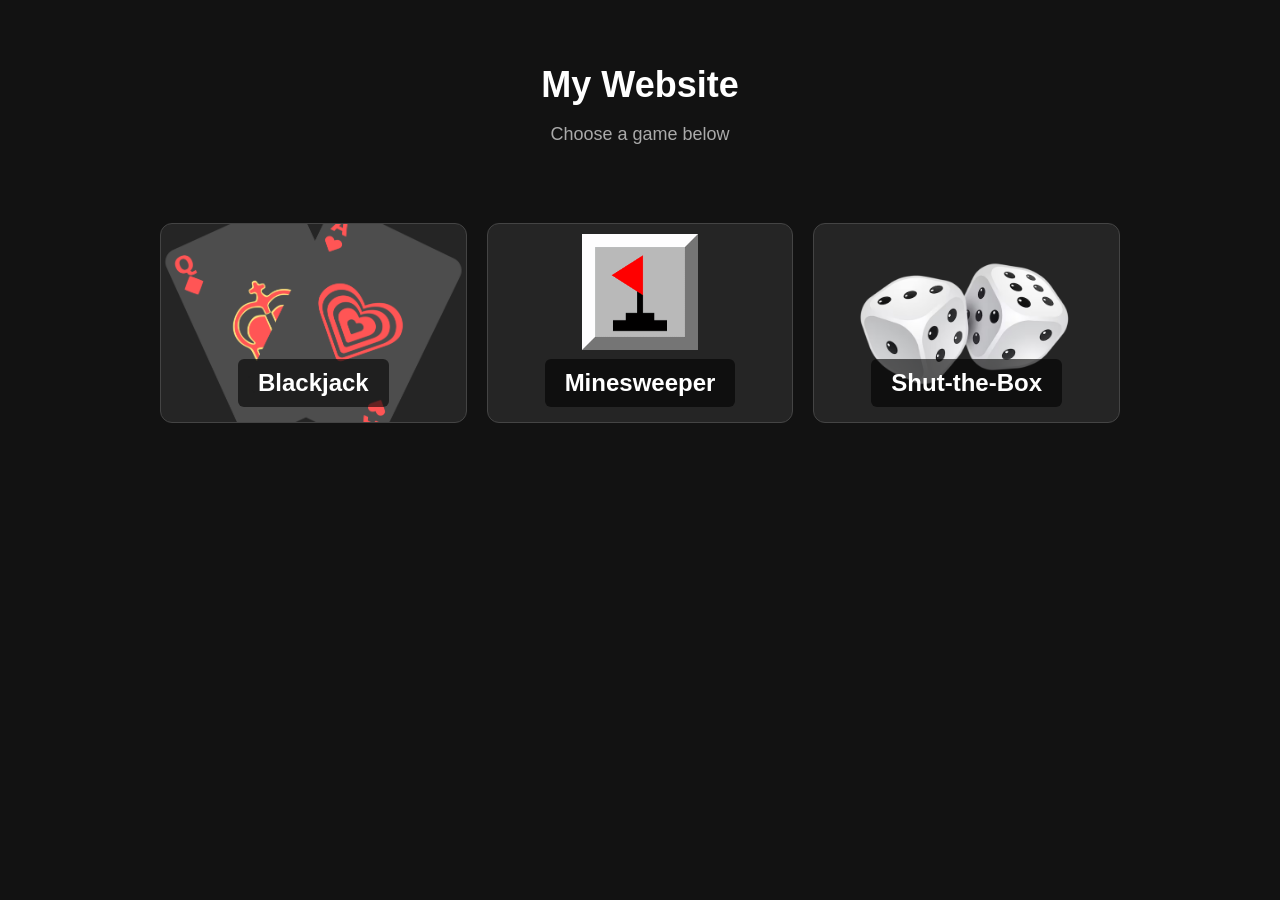
<file: index.html>
<!DOCTYPE html>
<html lang="en">
<head>
    <meta charset="UTF-8">
    <meta name="viewport" content="width=device-width, initial-scale=1.0">

    <title>Start Page</title>

    <link rel="stylesheet" href="style.css">
</head>

<body>

    <header>
        <h1>My Website</h1>
        <p>Choose a game below</p>
    </header>

    <main class="game-grid">

        <a href="games/blackjack/blackjack.html" class="game-card">
            <img src="img/BlackJackCover.png" alt="Blackjack">
            <span>Blackjack</span>
        </a>
        <a href="games/minesweeper/index.html" class="game-card">
            <img src="img/MinesweeperCover.png" alt="Minesweeper">
            <span>Minesweeper</span>
        </a>

        <a href="games/shut-the-box/shut-the-box.html" class="game-card">
            <img src="img/ShutTheBoxCover.png" alt="Shut-the-Box">
            <span>Shut-the-Box</span>
        </a>

    </main>

</body>
</html>
</file>
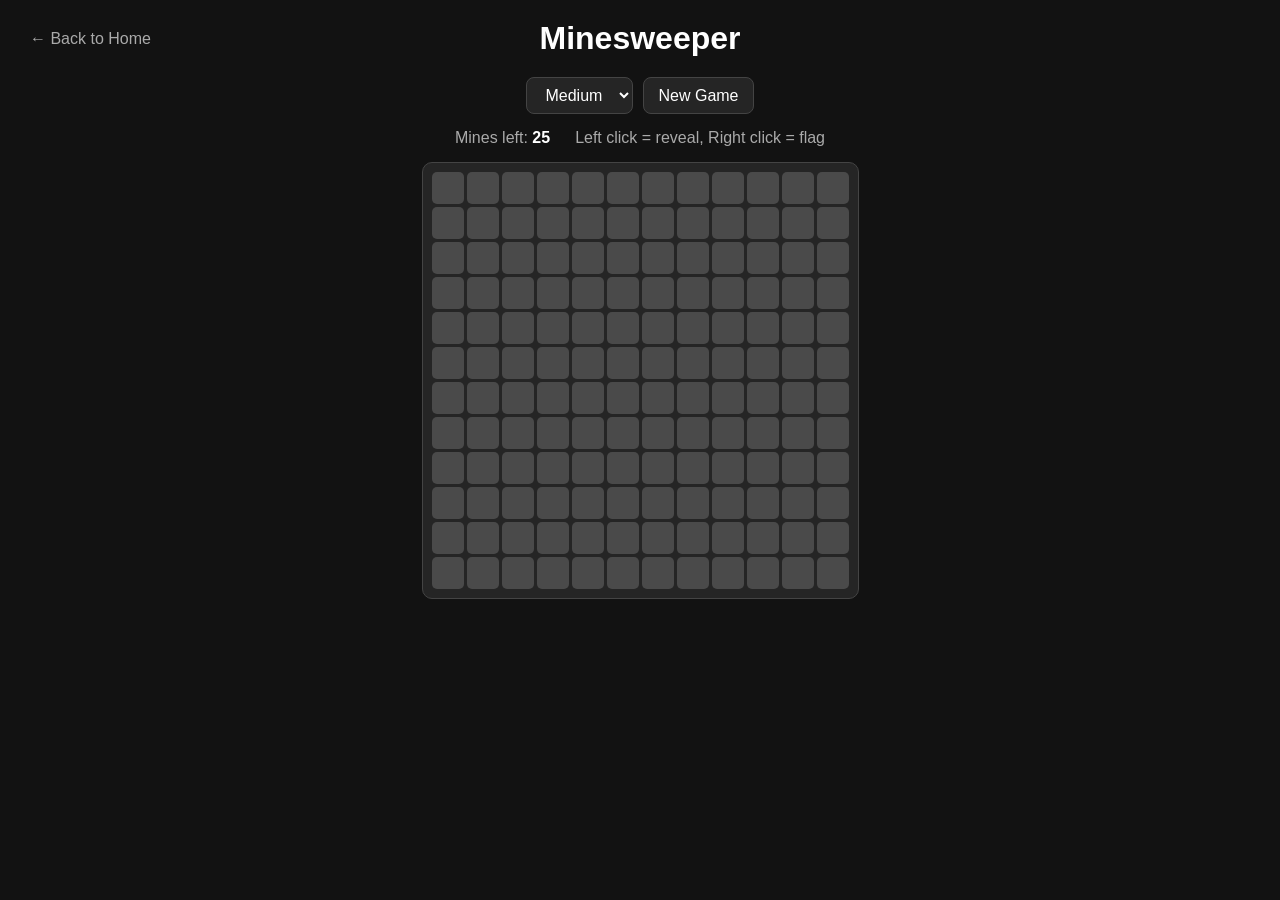
<file: games/minesweeper/index.html>
<!DOCTYPE html>
<html lang="de">
<head>
    <meta charset="UTF-8">
    <meta name="viewport" content="width=device-width, initial-scale=1.0">
    <title>Minesweeper</title>
    <link rel="stylesheet" href="style.css">
</head>
<body>
    <header class="top-bar">
        <a href="../../index.html" class="back-button">← Back to Home</a>
        <h1>Minesweeper</h1>
        <div class="header-placeholder"></div>
    </header>

    <main class="game">
        <div class="controls">
            <select id="size" onchange="generateGrid()">
                <option value="small">Small</option>
                <option value="medium" selected>Medium</option>
                <option value="large">Large</option>
            </select>
            <button onclick="generateGrid()">New Game</button>
        </div>

        <div class="info">
            <span class="counter">Mines left: <b id="mines-left">0</b></span>
            <span id="status">Left click = reveal, Right click = flag</span>
        </div>

        <table id="grid"></table>
    </main>

    <script src="script.js"></script>
</body>
</html>
</file>
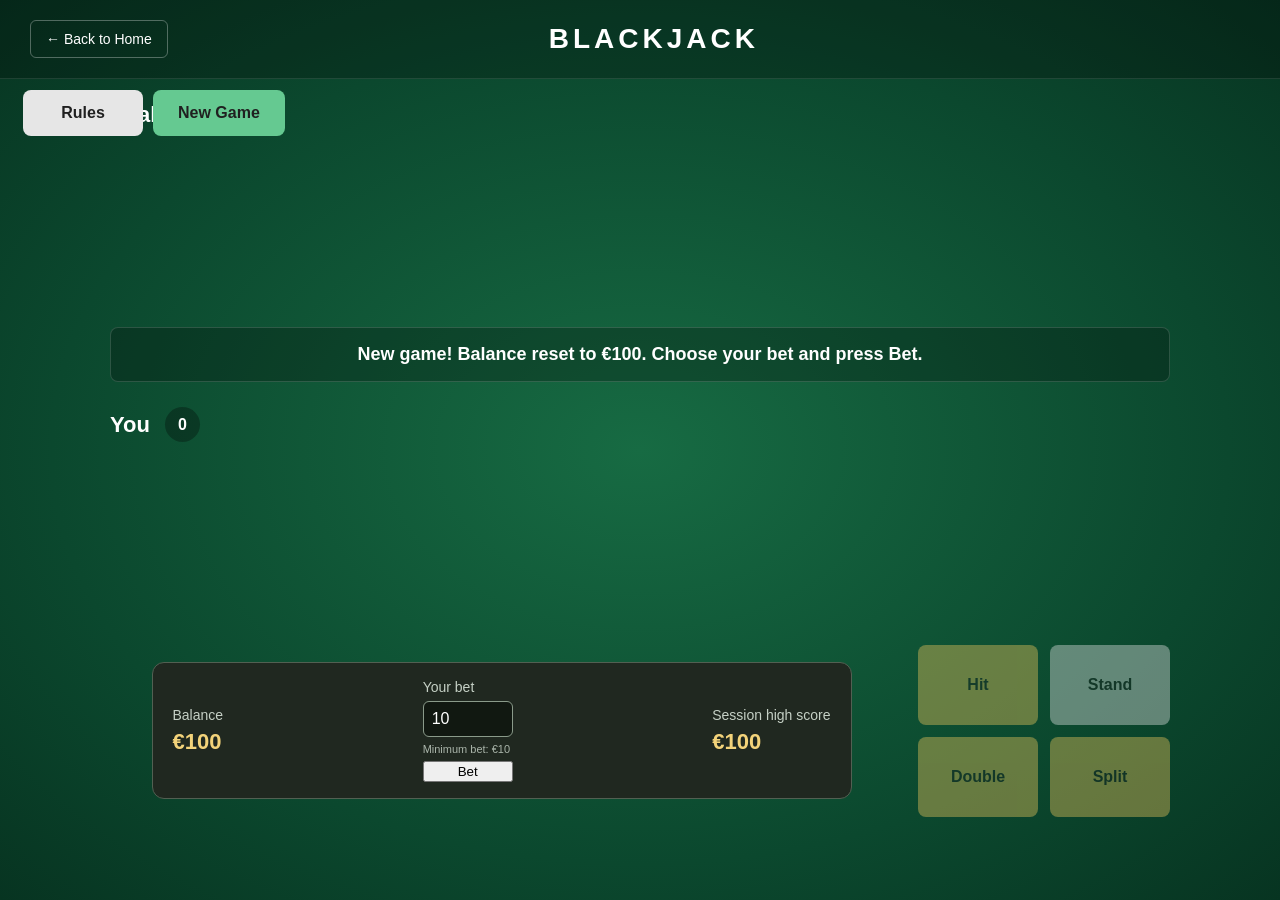
<file: games/blackjack/blackjack.html>
<!DOCTYPE html>
<html lang="en">

<head>
    <meta charset="UTF-8">
    <meta name="viewport" content="width=device-width, initial-scale=1.0">

    <title>Blackjack</title>

    <link rel="stylesheet" href="blackjack.css">
</head>

<body>

    <header class="top-bar">
        <a href="../../index.html" class="back-button">
            ← Back to Home
        </a>

        <h1>BLACKJACK</h1>

        <div class="header-placeholder"></div>
    </header>

    <div class="top-buttons">
        <button id="rules-button" class="game-button secondary">
            Rules
        </button>

        <button id="new-game-button" class="game-button new-game">
            New Game
        </button>
    </div>

    <main class="game-container">

        <!-- Dealer section -->

        <section class="player-area">

            <div class="player-info">
                <h2>Dealer</h2>
                <span id="dealer-score" class="score">?</span>
            </div>

            <div id="dealer-cards" class="cards">
            </div>

        </section>


        <div id="game-message" class="game-message">
            Your turn. Hit or stand?
        </div>

        <!-- Player section -->

        <section class="player-area">

            <div class="player-info">
                <h2>You</h2>
                <span id="player-score" class="score">0</span>
            </div>

            <div id="player-cards" class="cards">
            </div>

        </section>


        <section class="controls">
            <div class="bankroll-panel">
                <div class="bankroll-item">
                    <span>Balance</span>
                    <strong id="bankroll">€100</strong>
                </div>

                <div class="bankroll-item">
                    <label for="bet-amount">Your bet</label>
                    <input
                        id="bet-amount"
                        type="number"
                        min="10"
                        step="10"
                        value="10"
                    >
                    <small>Minimum bet: €10</small>

                    <button id="bet-button">Bet</button>
                </div>

                <div class="bankroll-item">
                    <span>Session high score</span>
                    <strong id="session-high-score">€100</strong>
                </div>
            </div>

            <div class="game-controls">

                <button id="hit-button" class="game-button">
                    Hit
                </button>

                <button id="stand-button" class="game-button secondary">
                    Stand
                </button>

                <button id="double-button" class="game-button" disabled>
                    Double
                </button>

                <button id="split-button" class="game-button" disabled>
                    Split
                </button>

            </div>
        </section>

    </main>

    <div id="rules-panel" class="rules-overlay" hidden>

        <div class="rules-box">

            <button id="close-rules-button" class="close-rules">
                Close
            </button>

            <h2>Blackjack Rules</h2>

            <ul>
                <li>Get as close to 21 as possible without going over.</li>
                <li>Number cards count as their face value.</li>
                <li>Jack, Queen and King count as 10.</li>
                <li>Aces count as 11 or 1, whichever is better for your hand.</li>
                <li>The dealer must draw until reaching at least 17.</li>
                <li>A regular win pays 1:1.</li>
                <li>A natural Blackjack (21 with the first two cards) pays 2:1 profit.</li>
                <li>A push (draw) returns your bet.</li>
                <li>Hit draws another card, you can hit multiple times until you stand or bust (go over 21).</li>
                <li>Stand ends your turn.</li>
                <li>Double doubles your bet and gives you exactly one more card.</li>
                <li>Split lets you play two hands when your first two cards have the same rank.</li>
            </ul>
        </div>
    </div>

    <script src="blackjack.js"></script>

</body>
</html>
</file>
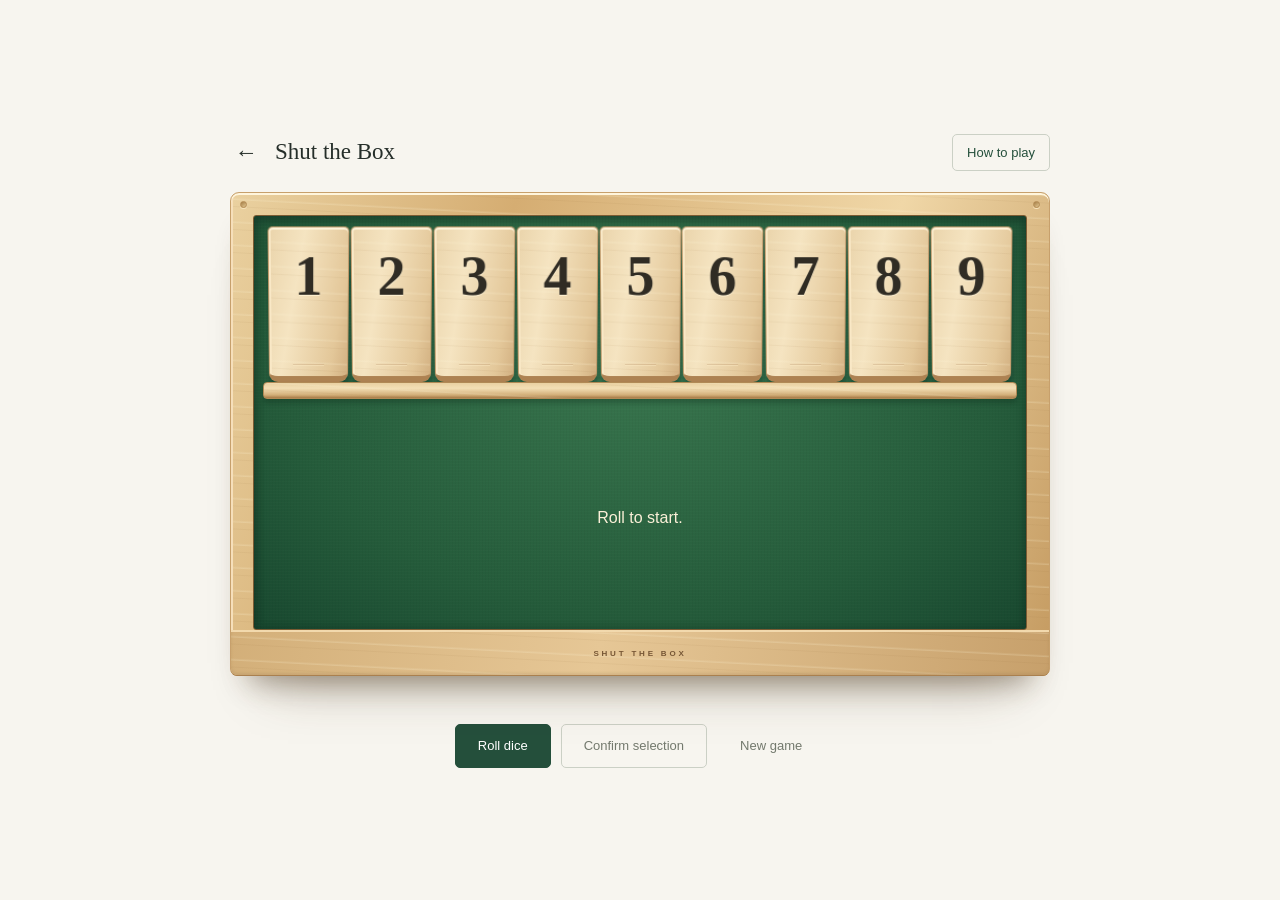
<file: games/shut-the-box/shut-the-box.html>
<!DOCTYPE html>
<html lang="en">
<head>
    <meta charset="UTF-8">
    <meta name="viewport" content="width=device-width, initial-scale=1.0">
    <meta name="description" content="Play Shut the Box with nine tiles and two dice.">
    <title>Shut the Box</title>
    <link rel="stylesheet" href="shut-the-box.css?v=game-feedback-3">
</head>
<body>
    <main class="game-page">
        <header class="toolbar">
            <div class="page-title">
                <a class="back-link" href="../../index.html" aria-label="Back to the game collection">←</a>
                <h1>Shut the Box</h1>
            </div>
            <details class="help">
                <summary>How to play</summary>
                <div class="help-panel">
                    <h2>Rules</h2>
                    <ul>
                        <li><strong>Start</strong> with tiles 1 to 9 open.</li>
                        <li><strong>Roll both dice</strong> and add their values.</li>
                        <li><strong>Select one or more open tiles</strong> whose numbers add up to your roll. Use each tile at most once per turn.</li>
                        <li><strong>Confirm your selection</strong> to close those tiles for the rest of the game. Then roll again.</li>
                        <li><strong>You lose</strong> if no combination of open tiles adds up to your roll.</li>
                        <li><strong>You win</strong> when all nine tiles are closed.</li>
                    </ul>
                </div>
            </details>
        </header>

        <section class="game" aria-label="Shut the Box game board">
            <div class="wooden-box">
                <div class="felt">
                    <div class="tiles" role="group" aria-label="Number tiles 1 to 9">
                        <button class="tile" type="button" data-number="1" aria-label="Tile 1, open" aria-pressed="false" disabled><span>1</span></button>
                        <button class="tile" type="button" data-number="2" aria-label="Tile 2, open" aria-pressed="false" disabled><span>2</span></button>
                        <button class="tile" type="button" data-number="3" aria-label="Tile 3, open" aria-pressed="false" disabled><span>3</span></button>
                        <button class="tile" type="button" data-number="4" aria-label="Tile 4, open" aria-pressed="false" disabled><span>4</span></button>
                        <button class="tile" type="button" data-number="5" aria-label="Tile 5, open" aria-pressed="false" disabled><span>5</span></button>
                        <button class="tile" type="button" data-number="6" aria-label="Tile 6, open" aria-pressed="false" disabled><span>6</span></button>
                        <button class="tile" type="button" data-number="7" aria-label="Tile 7, open" aria-pressed="false" disabled><span>7</span></button>
                        <button class="tile" type="button" data-number="8" aria-label="Tile 8, open" aria-pressed="false" disabled><span>8</span></button>
                        <button class="tile" type="button" data-number="9" aria-label="Tile 9, open" aria-pressed="false" disabled><span>9</span></button>
                    </div>
                    <div class="hinge-rail" aria-hidden="true"></div>

                    <div class="dice-tray">
                        <p class="start-hint" id="start-hint">Roll to start.</p>
                        <div class="dice" id="dice" role="group" aria-label="Two dice" hidden>
                            <div class="die-slot">
                                <div class="die" id="die-1" role="img" aria-label="Die 1">
                                    <div class="die-face die-face-one" aria-hidden="true">
                                        <span class="pip center"></span>
                                    </div>
                                    <div class="die-face die-face-two" aria-hidden="true">
                                        <span class="pip top-left"></span><span class="pip bottom-right"></span>
                                    </div>
                                    <div class="die-face die-face-three" aria-hidden="true">
                                        <span class="pip top-left"></span><span class="pip center"></span><span class="pip bottom-right"></span>
                                    </div>
                                    <div class="die-face die-face-four" aria-hidden="true">
                                        <span class="pip top-left"></span><span class="pip top-right"></span><span class="pip bottom-left"></span><span class="pip bottom-right"></span>
                                    </div>
                                    <div class="die-face die-face-five" aria-hidden="true">
                                        <span class="pip top-left"></span><span class="pip top-right"></span><span class="pip center"></span><span class="pip bottom-left"></span><span class="pip bottom-right"></span>
                                    </div>
                                    <div class="die-face die-face-six" aria-hidden="true">
                                        <span class="pip top-left"></span><span class="pip top-right"></span><span class="pip middle-left"></span><span class="pip middle-right"></span><span class="pip bottom-left"></span><span class="pip bottom-right"></span>
                                    </div>
                                </div>
                            </div>
                            <div class="die-slot">
                                <div class="die" id="die-2" role="img" aria-label="Die 2">
                                    <div class="die-face die-face-one" aria-hidden="true">
                                        <span class="pip center"></span>
                                    </div>
                                    <div class="die-face die-face-two" aria-hidden="true">
                                        <span class="pip top-left"></span><span class="pip bottom-right"></span>
                                    </div>
                                    <div class="die-face die-face-three" aria-hidden="true">
                                        <span class="pip top-left"></span><span class="pip center"></span><span class="pip bottom-right"></span>
                                    </div>
                                    <div class="die-face die-face-four" aria-hidden="true">
                                        <span class="pip top-left"></span><span class="pip top-right"></span><span class="pip bottom-left"></span><span class="pip bottom-right"></span>
                                    </div>
                                    <div class="die-face die-face-five" aria-hidden="true">
                                        <span class="pip top-left"></span><span class="pip top-right"></span><span class="pip center"></span><span class="pip bottom-left"></span><span class="pip bottom-right"></span>
                                    </div>
                                    <div class="die-face die-face-six" aria-hidden="true">
                                        <span class="pip top-left"></span><span class="pip top-right"></span><span class="pip middle-left"></span><span class="pip middle-right"></span><span class="pip bottom-left"></span><span class="pip bottom-right"></span>
                                    </div>
                                </div>
                            </div>
                        </div>
                    </div>
                </div>
                <div class="box-front" aria-hidden="true"><span>SHUT THE BOX</span></div>
            </div>
        </section>

        <p class="game-status" id="game-status" role="status"></p>
        <div class="actions" role="group" aria-label="Game controls">
            <button class="primary-button" id="roll-button" type="button">Roll dice</button>
            <button class="confirm-button" id="confirm-button" type="button" disabled>Confirm selection</button>
            <button class="restart-button" id="restart-button" type="button" disabled>New game</button>
        </div>
    </main>
    <script src="shut-the-box.js"></script>
</body>
</html>
</file>
<file: style.css>
/* General page settings */

* {
    box-sizing: border-box;
}

body {
    margin: 0;
    font-family: Arial, sans-serif;
    background-color: #121212;
    color: white;
}

/* Header */

header {
    text-align: center;
    padding: 40px 20px;
}

header h1 {
    font-size: 36px;
    margin-bottom: 10px;
}

header p {
    color: #aaaaaa;
    font-size: 18px;
}

/* Grid containing all rectangles */

.game-grid {
    display: grid;

    grid-template-columns: repeat(3, 1fr);

    gap: 20px;

    max-width: 1000px;
    margin: 0 auto;
    padding: 20px;
}

/* Individual rectangles */

.game-card {
    height: 200px;

    background-color: #252525;

    border: 1px solid #444444;
    border-radius: 12px;

    display: flex;
    align-items: center;
    justify-content: center;

    color: white;
    text-decoration: none;

    font-size: 24px;
    font-weight: bold;

    transition: transform 0.2s, background-color 0.2s;
}

/* Hover effect */

.game-card:hover {
    background-color: #383838;
    transform: scale(1.03);
}

/* Smaller screens */

@media (max-width: 700px) {
    .game-grid {
        grid-template-columns: repeat(2, 1fr);
    }
}

@media (max-width: 450px) {
    .game-grid {
        grid-template-columns: 1fr;
    }
}

.game-card {
    position: relative;
    overflow: hidden;
}

/* The picture inside the rectangle */

.game-card img {
    width: 100%;
    height: 100%;

    object-fit: cover;

    position: absolute;
    top: 0;
    left: 0;
}

/* Text displayed over the picture */

.game-card span {
    position: relative;
    z-index: 1;

    background-color: rgba(0, 0, 0, 0.6);
    padding: 10px 20px;
    border-radius: 6px;

    transform: translateY(60px);
}

/* Nur Minesweeper: ganzes Bild zeigen, nichts abschneiden */

.game-card img[src="img/MinesweeperCover.png"] {
    object-fit: contain;
    padding: 10px 10px 72px;   /* unten Platz fuer den Namen lassen */
}
</file>
<file: games/minesweeper/style.css>
/* Minesweeper - passend zum dunklen Design der Startseite */

* {
    box-sizing: border-box;
}

body {
    margin: 0;
    font-family: Arial, sans-serif;
    background-color: #121212;
    color: white;
    text-align: center;
}

/* Kopfzeile mit Zurueck-Button */

.top-bar {
    display: flex;
    align-items: center;
    justify-content: space-between;
    padding: 20px 30px;
}

.top-bar h1 {
    margin: 0;
    font-size: 32px;
}

.back-button,
.header-placeholder {
    width: 160px; /* gleich breit, damit der Titel mittig bleibt */
}

.back-button {
    color: #aaaaaa;
    text-decoration: none;
    text-align: left;
}

.back-button:hover {
    color: white;
}

/* Steuerung und Infozeile */

.controls {
    display: flex;
    justify-content: center;
    gap: 10px;
    margin-bottom: 15px;
}

select,
button {
    font-size: 16px;
    padding: 8px 14px;
    background-color: #252525;
    color: white;
    border: 1px solid #444444;
    border-radius: 8px;
    cursor: pointer;
}

button:hover,
select:hover {
    background-color: #383838;
}

.info {
    display: flex;
    justify-content: center;
    gap: 25px;
    margin-bottom: 15px;
    color: #aaaaaa;
}

.counter b {
    color: white;
}

#status.win  { color: #4caf50; font-weight: bold; }
#status.lose { color: #ff5252; font-weight: bold; }

/* Spielfeld */

#grid {
    border-collapse: separate;
    border-spacing: 3px;
    margin: 0 auto 40px;
    background-color: #252525;
    border: 1px solid #444444;
    border-radius: 10px;
    padding: 6px;
    user-select: none;
}

#grid td {
    width: 32px;
    height: 32px;
    padding: 0;
    border-radius: 5px;
    background-color: #4a4a4a;
    font-size: 18px;
    font-weight: bold;
    text-align: center;
    vertical-align: middle;
    cursor: pointer;
}

#grid td:hover {
    background-color: #5c5c5c;
}

/* Aufgedecktes Feld */
#grid td.clicked {
    background-color: #1c1c1c;
    cursor: default;
}

/* Farbige Zahlen (hell genug fuer den dunklen Hintergrund) */
#grid td[data-num="1"] { color: #4fa3ff; }
#grid td[data-num="2"] { color: #4caf50; }
#grid td[data-num="3"] { color: #ff5252; }
#grid td[data-num="4"] { color: #b388ff; }
#grid td[data-num="5"] { color: #ff9800; }
#grid td[data-num="6"] { color: #26c6da; }
#grid td[data-num="7"] { color: #f06292; }
#grid td[data-num="8"] { color: #bdbdbd; }

/* Minen */
#grid td.mine {
    background-color: #9e9e9e;
    cursor: default;
}

/* die Mine, auf die man geklickt hat */
#grid td.mine.hit {
    background-color: #e53935;
}

/* Einfache Bombe: schwarzer Kreis mit Zuendschnur und Glanzpunkt */
.bomb {
    display: inline-block;
    position: relative;
    width: 16px;
    height: 16px;
    margin-top: 3px;
    border-radius: 50%;
    background-color: #111111;
    vertical-align: middle;
}

.bomb::before { /* Zuendschnur */
    content: "";
    position: absolute;
    top: -4px;
    right: 0;
    width: 3px;
    height: 7px;
    background-color: #111111;
    transform: rotate(40deg);
}

.bomb::after { /* Glanzpunkt */
    content: "";
    position: absolute;
    top: 4px;
    left: 4px;
    width: 4px;
    height: 4px;
    border-radius: 50%;
    background-color: #888888;
}

/* Einfache Flagge: Stange + rotes Dreieck */
.flag-icon {
    display: inline-block;
    position: relative;
    width: 14px;
    height: 18px;
    vertical-align: middle;
}

.flag-icon::before { /* Stange */
    content: "";
    position: absolute;
    left: 2px;
    top: 0;
    width: 2px;
    height: 18px;
    background-color: #e0e0e0;
}

.flag-icon::after { /* Fahne */
    content: "";
    position: absolute;
    left: 4px;
    top: 0;
    border-top: 5px solid transparent;
    border-bottom: 5px solid transparent;
    border-left: 10px solid #ff5252;
}

/* falsch gesetzte Flagge am Spielende */
#grid td.wrong-flag {
    background-color: #2a2a2a;
    opacity: 0.5;
}

/* Kleine Bildschirme */
@media (max-width: 600px) {
    .top-bar { padding: 15px; }
    .back-button, .header-placeholder { width: auto; }
    .header-placeholder { display: none; }
    #grid td { width: 22px; height: 22px; font-size: 14px; }
    .bomb { width: 12px; height: 12px; }
}
</file>
<file: games/blackjack/blackjack.css>
* {
    box-sizing: border-box;
}

body {
    position: relative;
    margin: 0;
    min-height: 100vh;
    font-family: Arial, sans-serif;
    color: white;

    background:
        radial-gradient(
            ellipse at center,
            #176b43 0%,
            #0b482e 65%,
            #073421 100%
        );
}



.top-bar {
    display: flex;
    align-items: center;
    justify-content: space-between;
    padding: 20px 30px;

    background-color: rgba(0, 0, 0, 0.25);
    border-bottom: 1px solid rgba(255, 255, 255, 0.1);
}

.top-bar h1 {
    margin: 0;
    font-size: 28px;
    letter-spacing: 4px;
}

.back-button {
    padding: 10px 15px;

    color: white;
    text-decoration: none;
    font-size: 14px;

    border: 1px solid rgba(255, 255, 255, 0.3);
    border-radius: 6px;

    transition: background-color 0.2s;
}

.back-button:hover {
    background-color: rgba(255, 255, 255, 0.15);
}

.header-placeholder {
    width: 110px;
}

.top-buttons {
    position: absolute;
    top: 90px;
    left: 23px;

    display: flex;
    gap: 10px;

    z-index: 10;
}



.game-container {
    max-width: 1100px;
    margin: 0 auto;
    padding: 18px 20px 35px;
}

.player-area {
    margin-bottom: 30px;
}

.player-info {
    display: flex;
    align-items: center;
    gap: 15px;

    margin-bottom: 15px;
}

.player-info h2 {
    margin: 0;
    font-size: 22px;
}

.score {
    display: inline-flex;
    align-items: center;
    justify-content: center;

    min-width: 35px;
    height: 35px;
    padding: 0 10px;

    background-color: rgba(0, 0, 0, 0.3);
    border-radius: 50px;

    font-size: 16px;
    font-weight: bold;
}




.cards {
    display: flex;
    flex-wrap: wrap;
    align-items: center;

    gap: 12px;

    min-height: 150px;
}

.card {
    width: 100px;
    height: auto;

    border-radius: 6px;
    box-shadow: 0 5px 12px rgba(0, 0, 0, 0.35);

    animation: card-appear 0.25s ease-out;
}

.card-back {
    height: 145px;

    background:
        repeating-linear-gradient(
            45deg,
            #777777,
            #777777 5px,
            #888888 5px,
            #888888 10px
        );

    border: 3px solid #cccccc;
    border-radius: 6px;

    box-shadow: 0 5px 12px rgba(0, 0, 0, 0.35);
}

.card.hidden {
    filter: brightness(0.8);
}

@keyframes card-appear {
    from {
        opacity: 0;
        transform: translateY(-15px) rotate(-3deg);
    }

    to {
        opacity: 1;
        transform: translateY(0) rotate(0);
    }
}


.split-hand {
    display: flex;
    flex-direction: column;
    gap: 8px;

    margin: 10px 0;
    padding: 12px;

    border: 1px solid rgba(255, 255, 255, 0.2);
    border-radius: 8px;

    background: rgba(0, 0, 0, 0.15);
}

.split-hand.active-hand {
    border: 2px solid #f0c75e;
}

.split-hand h3 {
    margin: 0;
    font-size: 16px;
}

.split-hand .cards {
    min-height: 120px;
}


.game-message {
    display: flex;
    align-items: center;
    justify-content: center;

    min-height: 55px;
    margin: 25px 0;
    padding: 15px;

    background-color: rgba(0, 0, 0, 0.25);

    border: 1px solid rgba(255, 255, 255, 0.15);
    border-radius: 8px;

    font-size: 18px;
    font-weight: bold;
    text-align: center;
}



.controls {
    display: flex;
    align-items: center;
    justify-content: center;
    flex-wrap: wrap;
    gap: 25px;

    margin-top: 35px;
}

.bankroll-panel {
    display: flex;
    justify-content: space-between;
    align-items: center;
    gap: 20px;

    width: 100%;
    max-width: 700px;
    margin: 20px auto;
    padding: 16px 20px;

    background: #202820;
    border: 1px solid #526052;
    border-radius: 12px;

    color: white;
}

.bankroll-item {
    display: flex;
    flex-direction: column;
    gap: 6px;
}

.bankroll-item span,
.bankroll-item label {
    color: #c5d0c5;
    font-size: 14px;
}

.bankroll-item strong {
    color: #f3d37a;
    font-size: 22px;
}

#bet-amount {
    width: 90px;
    padding: 8px;

    border: 1px solid #8a9a8a;
    border-radius: 6px;

    background: #111811;
    color: white;

    font-size: 16px;
}

.bankroll-item small {
    color: #aab5aa;
    font-size: 11px;
}

#bet-button {
    cursor: pointer;
}

.game-controls {
    display: grid;
    grid-template-columns: repeat(2, 120px);
    grid-template-rows: repeat(2, 80px);
    gap: 12px;
}

.game-controls .game-button {
    width: 120px;
    min-height: 80px;
}

.game-button {
    min-width: 120px;
    padding: 14px 25px;

    border: none;
    border-radius: 8px;

    background-color: #f0c75e;
    color: #202020;

    font-size: 16px;
    font-weight: bold;

    cursor: pointer;

    transition:
        background-color 0.2s,
        transform 0.2s;
}

.game-button:hover:not(:disabled) {
    background-color: #ffdc7c;
    transform: translateY(-2px);
}

.game-button:disabled {
    opacity: 0.4;
    cursor: not-allowed;
}

.game-button.secondary {
    background-color: #e6e6e6;
}

.game-button.secondary:hover:not(:disabled) {
    background-color: white;
}

.game-button.new-game {
    background-color: #65c991;
}

.game-button.new-game:hover:not(:disabled) {
    background-color: #85e0ad;
}


.rules-overlay {
    position: fixed;
    inset: 0;
    z-index: 1000;

    display: flex;
    justify-content: center;
    align-items: center;

    padding: 20px;

    background: rgba(0, 0, 0, 0.75);
}

.rules-overlay[hidden] {
    display: none;
}

.rules-box {
    position: relative;

    width: 100%;
    max-width: 500px;
    max-height: 80vh;

    overflow-y: auto;
    padding: 30px;

    border: 1px solid #526052;
    border-radius: 12px;

    background: #202820;
    color: white;
}

.rules-box h2 {
    margin-top: 0;
    color: #f3d37a;
}

.rules-box li {
    margin-bottom: 12px;
    line-height: 1.5;
}

.close-rules {
    float: right;

    padding: 7px 12px;

    border: none;
    border-radius: 5px;

    cursor: pointer;
}



@media (max-width: 750px) {
    .controls {
        flex-direction: column;
        align-items: stretch;
    }

    .bankroll-panel {
        max-width: 100%;
    }

    .game-controls {
        grid-template-columns: repeat(2, 1fr);
        grid-template-rows: repeat(2, 80px);
    }

    .game-controls .game-button {
        width: 100%;
    }
}



@media (max-width: 600px) {
    .top-bar {
        padding: 15px;
    }

    .top-bar h1 {
        font-size: 20px;
        letter-spacing: 2px;
    }

    .back-button {
        padding: 8px;
        font-size: 12px;
    }

    .header-placeholder {
        width: 0;
    }

    .top-buttons {
        position: static;
        margin: 15px;
    }

    .game-container {
        padding: 15px 15px 25px;
    }

    .card {
        width: 75px;
    }

    .cards {
        gap: 8px;
    }

    .game-button {
        min-width: 100px;
        padding: 12px 18px;
    }

    .bankroll-panel {
        gap: 12px;
        padding: 12px;
    }

    .bankroll-item strong {
        font-size: 17px;
    }

    .bankroll-item span,
    .bankroll-item label {
        font-size: 12px;
    }
}

@media (max-width: 380px) {
    .bankroll-panel {
        flex-wrap: wrap;
    }

    .bankroll-item {
        min-width: 40%;
    }
}
</file>
<file: games/shut-the-box/shut-the-box.css>
/* Grundgestaltung der Spieleseite. */
:root {
    color-scheme: light;
    --paper: #f7f5ef;
    --ink: #252e29;
    --green: #244f3b;
    --wood-grain: repeating-linear-gradient(3deg, transparent 0 7px, #835b2810 8px, transparent 9px 14px, #fff7da33 15px, transparent 17px 23px);
}

* { box-sizing: border-box; }
body {
    margin: 0;
    min-height: 100svh;
    display: grid;
    place-items: center;
    background: var(--paper);
    color: var(--ink);
    font-family: "Segoe UI", Arial, sans-serif;
}
button, summary, a { -webkit-tap-highlight-color: transparent; }
button { font: inherit; }
button:focus-visible, summary:focus-visible, a:focus-visible { outline: 3px solid #b16b24; outline-offset: 5px; }
.game-page { width: min(820px, calc(100% - 40px)); padding: 30px 0; }
.toolbar {
    position: relative;
    z-index: 3;
    display: flex;
    align-items: center;
    justify-content: space-between;
    gap: 16px;
    margin-bottom: 20px;
}
.page-title { display: flex; align-items: center; gap: 13px; }
h1 { margin: 0; font: 400 23px Georgia, "Times New Roman", serif; }
.back-link { display: grid; place-items: center; width: 32px; height: 40px; color: var(--ink); text-decoration: none; font-size: 23px; }

/* Die Regelkarte liegt über dem Brett und öffnet sich nur bei Bedarf. */
.help summary {
    display: block;
    list-style: none;
    padding: 10px 14px;
    border: 1px solid #cbd0c5;
    border-radius: 5px;
    color: var(--green);
    font-size: 13px;
    cursor: pointer;
}
.help summary::-webkit-details-marker { display: none; }
.help summary:hover { background: #eaece2; }
.help[open] summary { color: #fff; background: var(--green); border-color: var(--green); }
.help-panel {
    position: absolute;
    top: calc(100% + 12px);
    right: 0;
    width: min(430px, 100%);
    max-height: min(65svh, 520px);
    overflow-y: auto;
    padding: 22px;
    border: 1px solid #d9dace;
    border-radius: 8px;
    background: var(--paper);
    box-shadow: 0 12px 36px #182d2333;
}
.help-panel h2 { margin: 0 0 15px; font: 400 22px Georgia, "Times New Roman", serif; }
.help-panel ul { margin: 0; padding-left: 18px; }
.help-panel li { padding-left: 3px; font-size: 13px; line-height: 1.65; }
.help-panel li + li { margin-top: 10px; }

/* Holzrahmen, Filz und Zahlenklappen. */
.wooden-box {
    position: relative;
    padding: 22px 22px 0;
    background: var(--wood-grain), linear-gradient(110deg, #ead1a0, #d5ad72 29%, #f0d7a7 68%, #c49a60);
    border: 1px solid #c7a06c;
    border-radius: 9px 9px 7px 7px;
    box-shadow: 0 2px 0 #fff5dc inset, 2px 0 0 #f6dfba inset, 0 24px 28px -19px #44301670, 0 45px 52px -40px #4430165c;
}
.wooden-box::before, .wooden-box::after {
    content: "";
    position: absolute;
    top: 8px;
    width: 5px;
    height: 5px;
    background: linear-gradient(145deg, #a37c45, #e3c791);
    border: 1px solid #b38b54;
    border-radius: 50%;
    box-shadow: 0 1px 0 #f8e5bd;
}
.wooden-box::before { left: 9px; }
.wooden-box::after { right: 9px; }

.felt {
    position: relative;
    padding: 15px 15px 0;
    background: repeating-linear-gradient(0deg, #ffffff03 0 1px, transparent 1px 3px), repeating-linear-gradient(90deg, #00000007 0 1px, transparent 1px 3px), radial-gradient(ellipse at 50% 35%, #39764e, #255c3b 65%, #18482f);
    border: 1px solid #7b5b32;
    border-radius: 3px;
    box-shadow: 0 4px 10px #0b231d6b inset, 3px 0 8px #112a1d33 inset;
}
.tiles {
    display: grid;
    grid-template-columns: repeat(9, minmax(0, 1fr));
    gap: 4px;
    position: relative;
    z-index: 1;
}
.tile {
    position: relative;
    display: grid;
    place-items: start center;
    height: clamp(100px, 11.8vw, 158px);
    padding: 18px 0 0;
    color: #302c24;
    background: var(--wood-grain), linear-gradient(100deg, #ead4ab, #f5e4c1 35%, #e3c799 82%, #d3b182);
    border: 1px solid #bd9869;
    border-bottom: 6px solid #ad8252;
    border-radius: 5px 5px 9px 9px;
    box-shadow: 0 2px 0 #fff4db inset, 2px 0 0 #f9e8c6 inset, 1px 5px 4px #092b2559;
    transform: perspective(500px) rotateX(-7deg);
    transform-origin: center bottom;
    transition: transform 160ms ease, box-shadow 160ms ease;
    opacity: 1;
}
.tile span {
    font-family: Georgia, "Times New Roman", serif;
    font-size: clamp(33px, 4.3vw, 58px);
    font-weight: 700;
    line-height: 1;
    text-shadow: 0 1px 0 #fff2d4;
}
.tile::after {
    content: "";
    position: absolute;
    bottom: 11px;
    width: 40%;
    height: 1px;
    background: #ac835b40;
    box-shadow: 0 1px 0 #fff0cb66;
}
.tile:not(:disabled) { cursor: pointer; }
.tile:not(:disabled):hover { transform: perspective(500px) rotateX(-7deg) translateY(-4px); }

/* Markierte Klappen haben eine goldene Kante, geschlossene sind dunkelbraun. */
.tile[aria-pressed="true"] {
    box-shadow: inset 0 0 0 3px #af702a, 1px 5px 4px #092b2559;
    transform: perspective(500px) rotateX(-7deg) translateY(-4px);
}
.tile.is-closed {
    color: #fff0d2;
    background: var(--wood-grain), linear-gradient(100deg, #825231, #986239 42%, #714423);
    border-color: #704725;
    border-bottom-color: #59351e;
    box-shadow: 0 2px 0 #e9b67b45 inset, 2px 0 0 #e9b67b2e inset, 1px 5px 4px #092b2559;
}
.tile.is-closed span { text-shadow: 0 1px 1px #492819; }

.hinge-rail {
    position: relative;
    z-index: 2;
    height: 17px;
    margin: -1px -6px 0;
    border: 1px solid #b18a56;
    border-radius: 4px;
    background: var(--wood-grain), linear-gradient(#e9d0a1, #f3dfb5 35%, #d2ae78 80%, #a77b47);
    box-shadow: 0 4px 5px #0b28184d;
}
.dice-tray {
    position: relative;
    min-height: 230px;
    display: flex;
    flex-direction: column;
    align-items: center;
    justify-content: center;
    padding: 39px 0 31px;
    overflow: hidden;
}
.start-hint {
    margin: 0;
    color: #fbf0d8;
    font-size: 16px;
    text-align: center;
}
.box-front {
    height: 45px;
    display: flex;
    align-items: center;
    justify-content: center;
    gap: 14px;
    margin: 0 -22px;
    border-top: 2px solid #f2d9ad;
    border-radius: 0 0 6px 6px;
    background: var(--wood-grain), linear-gradient(100deg, #d3af79, #e6c796 45%, #c7a06b);
    box-shadow: 0 -2px 3px #96724433 inset, 0 1px 0 #aa804f;
    color: #765635;
    font-size: 8px;
    font-weight: 700;
    letter-spacing: 2.8px;
}
.front-diamond { font-size: 6px; opacity: .6; }

/* Flache Holzwürfel im ursprünglichen Design. */
.dice {
    --die-size: 75px;
    position: relative;
    display: flex;
    align-items: center;
    justify-content: center;
    gap: 32px;
    padding: 6px 0;
}
.dice[hidden] { display: none; }
.die-slot { width: var(--die-size); height: var(--die-size); }
.die-slot:nth-child(2) { transform: translateY(12px); }
.die {
    --rest-angle: -14deg;
    width: 100%;
    height: 100%;
    padding: 14px;
    border: 1px solid #b88f59;
    border-radius: 14px;
    background: var(--wood-grain), linear-gradient(125deg, #f4dfb4, #e2c18c 65%, #cda66f);
    box-shadow: 2px 4px 0 #b08750, 4px 7px 0 #906a3a, 7px 15px 11px #09271d80, 1px 2px 2px #fff3cf inset;
    transform: rotate(var(--rest-angle));
}
.die-slot:nth-child(2) .die { --rest-angle: 14deg; }
/* Nur die ausgewählte Augenzahl ist sichtbar. */
.die-face {
    display: none;
    width: 100%;
    height: 100%;
    grid-template: repeat(3, 1fr) / repeat(3, 1fr);
}
.die[data-value="1"] .die-face-one,
.die[data-value="2"] .die-face-two,
.die[data-value="3"] .die-face-three,
.die[data-value="4"] .die-face-four,
.die[data-value="5"] .die-face-five,
.die[data-value="6"] .die-face-six { display: grid; }
/* JavaScript kann is-rolling während eines Wurfs hinzufügen und danach entfernen. */
.die.is-rolling { animation: dice-roll 700ms ease-in-out infinite; }
@keyframes dice-roll {
    0% { transform: rotate(var(--rest-angle)); }
    45% { transform: translateY(-12px) rotate(calc(var(--rest-angle) + 170deg)); }
    100% { transform: rotate(calc(var(--rest-angle) + 360deg)); }
}
.pip { display: block; place-self: center; width: 10px; height: 10px; border-radius: 50%; background: #352d23; box-shadow: 0 2px 2px #130e0a inset, 0 1px 0 #f5e3ba; }
.top-left { grid-area: 1 / 1; }
.top-right { grid-area: 1 / 3; }
.middle-left { grid-area: 2 / 1; }
.middle-right { grid-area: 2 / 3; }
.center { grid-area: 2 / 2; }
.bottom-left { grid-area: 3 / 1; }
.bottom-right { grid-area: 3 / 3; }

/* Spielsteuerung und Status. */
.actions {
    display: flex;
    flex-wrap: wrap;
    justify-content: center;
    gap: 10px;
    margin-top: 12px;
}
.actions button {
    min-height: 44px;
    padding: 10px 22px;
    border: 1px solid #cbd0c5;
    border-radius: 5px;
    background: transparent;
    color: #52604e;
    font-size: 13px;
}
.actions .restart-button { border-color: transparent; }
.actions .primary-button:not(:disabled),
.actions .confirm-button:not(:disabled),
.actions .restart-button.is-highlighted:not(:disabled) { background: var(--green); border-color: var(--green); color: #fff; }
.actions button:disabled { color: #73796d; }
.actions button:not(:disabled) { cursor: pointer; }

.game-status {
    min-height: 1.5em;
    margin: 12px 0 0;
    color: var(--green);
    font-weight: 600;
    line-height: 1.5;
    text-align: center;
}

/* Auch auf kleinen Bildschirmen bleiben die neun Klappen in einer Reihe. */
@media (max-width: 650px) {
    .game-page { width: calc(100% - 32px); padding: 24px 0; }
    h1 { font-size: 21px; }
    .tile { height: clamp(82px, 18vw, 120px); padding-top: 13px; }
    .tile span { font-size: clamp(28px, 7vw, 44px); }
    .wooden-box { padding: 15px 15px 0; }
    .felt { padding: 10px 8px 0; }
    .box-front { margin-right: -15px; margin-left: -15px; }
    .dice-tray { min-height: 210px; }
}
@media (max-width: 420px) {
    .toolbar { gap: 10px; margin-bottom: 16px; }
    .page-title { gap: 6px; }
    h1 { font-size: 20px; }
    .help summary { padding: 10px 11px; font-size: 12px; }
    .help-panel { padding: 18px; }
    .wooden-box { padding: 11px 10px 0; border-radius: 6px; }
    .felt { padding: 9px 6px 0; }
    .tiles { gap: 2px; }
    .tile { height: 82px; border-bottom-width: 4px; border-radius: 3px 3px 5px 5px; padding-top: 12px; }
    .tile span { font-size: clamp(24px, 6.5vw, 28px); }
    .tile::after { bottom: 8px; }
    .hinge-rail { height: 12px; margin-right: -2px; margin-left: -2px; }
    .dice-tray { min-height: 190px; padding: 28px 0; }
    .dice { --die-size: 64px; }
    .die { padding: 12px; border-radius: 12px; }
    .pip { width: 9px; height: 9px; }
    .box-front { height: 33px; margin-right: -10px; margin-left: -10px; font-size: 7px; letter-spacing: 2px; }
    .actions { gap: 8px; }
    .actions button { padding: 10px 13px; font-size: 12px; }
    .actions .restart-button { flex-basis: 100%; }
}
@media (prefers-reduced-motion: reduce) {
    *, *::before, *::after { transition: none !important; animation: none !important; }
}
</file>
